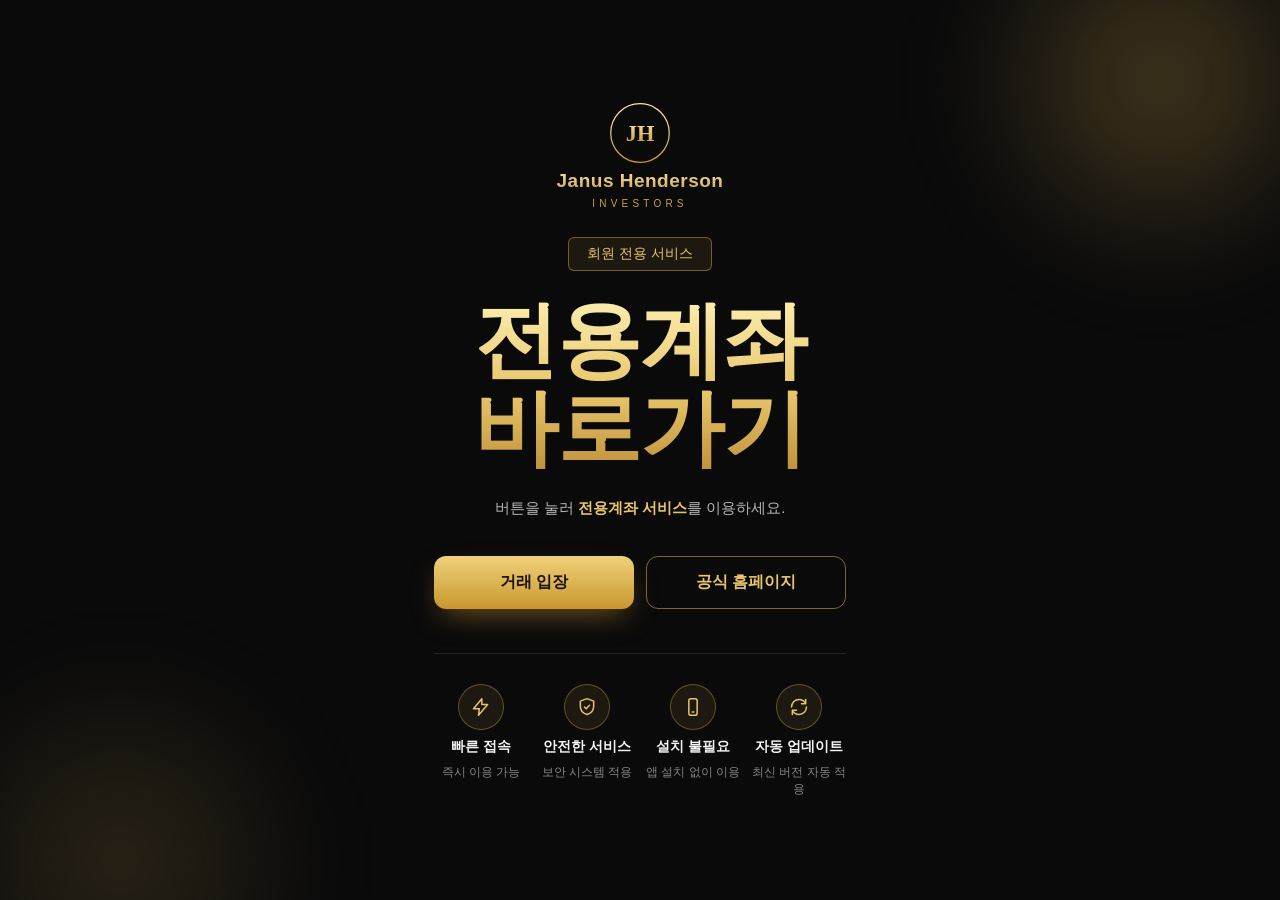
<file: index.html>
<!DOCTYPE html>
<html lang="ko">
<head>
<meta charset="UTF-8" />
<meta name="viewport" content="width=device-width, initial-scale=1, viewport-fit=cover" />
<title>전용계좌 바로가기 · Janus Henderson</title>
<style>
  :root{ --gold:#e7c56a; --gold-soft:#c9a24b; --bg:#0a0a0b; }
  *{box-sizing:border-box;}
  html,body{margin:0;padding:0;}
  body{
    min-height:100vh; background:var(--bg); color:#f4f4f4;
    font-family:-apple-system,BlinkMacSystemFont,"Apple SD Gothic Neo","Noto Sans KR","Malgun Gothic","Segoe UI",sans-serif;
    display:flex; align-items:center; justify-content:center;
    -webkit-font-smoothing:antialiased; overflow-x:hidden;
  }
  .glow{position:fixed; border-radius:50%; pointer-events:none; filter:blur(40px); z-index:0;}
  .glow.a{top:-160px; right:-120px; width:480px; height:480px; background:radial-gradient(circle,rgba(201,162,75,.30),transparent 62%);}
  .glow.b{bottom:-200px; left:-120px; width:480px; height:480px; background:radial-gradient(circle,rgba(201,162,75,.18),transparent 62%);}
  .wrap{position:relative; z-index:1; width:100%; max-width:460px; padding:48px 24px; text-align:center;}
  .brand{display:flex; flex-direction:column; align-items:center; gap:6px; margin-bottom:28px;}
  .brand .name{font-size:19px; font-weight:600; letter-spacing:.5px;
    background:linear-gradient(180deg,#fbe9a8,#cda14b); -webkit-background-clip:text; background-clip:text; color:transparent;}
  .brand .sub{font-size:10px; font-weight:500; letter-spacing:.42em; color:var(--gold-soft);}
  .badge{display:inline-block; border:1px solid rgba(201,162,75,.5); background:rgba(201,162,75,.1);
    color:var(--gold); font-size:14px; font-weight:500; border-radius:6px; padding:7px 18px; margin-bottom:26px;}
  .title{margin:0; font-weight:900; line-height:1.04; letter-spacing:-1px;
    font-size:clamp(56px,15vw,84px);
    background:linear-gradient(180deg,#fdeeb0,#e7c56a 55%,#bf913a);
    -webkit-background-clip:text; background-clip:text; color:transparent;}
  .subtitle{margin:24px auto 0; max-width:380px; font-size:15px; line-height:1.6; color:rgba(255,255,255,.7);}
  .subtitle b{color:var(--gold); font-weight:600;}
  .btns{display:flex; flex-direction:column; gap:12px; margin-top:36px;}
  .btn{display:flex; align-items:center; justify-content:center; text-decoration:none;
    font-size:16px; border-radius:12px; padding:15px; transition:filter .15s,background .15s;}
  .btn.primary{background:linear-gradient(180deg,#f0d27a,#c9962f); color:#1a1407; font-weight:700;
    box-shadow:0 12px 30px -10px rgba(201,150,47,.6);}
  .btn.primary:hover{filter:brightness(1.08);}
  .btn.ghost{border:1px solid rgba(201,162,75,.6); color:var(--gold); font-weight:600;}
  .btn.ghost:hover{background:rgba(201,162,75,.1);}
  .features{display:grid; grid-template-columns:repeat(2,1fr); gap:24px 12px;
    margin-top:44px; padding-top:30px; border-top:1px solid rgba(255,255,255,.1);}
  .feat{display:flex; flex-direction:column; align-items:center; gap:8px;}
  .feat .ic{width:46px; height:46px; border-radius:50%; display:flex; align-items:center; justify-content:center;
    border:1px solid rgba(201,162,75,.4); background:rgba(201,162,75,.1); color:var(--gold);}
  .feat .t{font-size:14px; font-weight:600;}
  .feat .d{font-size:12px; color:rgba(255,255,255,.5);}
  @media(min-width:600px){
    .btns{flex-direction:row; justify-content:center;}
    .btn{flex:1; max-width:200px;}
    .features{grid-template-columns:repeat(4,1fr);}
  }
</style>
</head>
<body>
  <div class="glow a"></div>
  <div class="glow b"></div>

  <main class="wrap">
    <div class="brand">
      <svg width="62" height="62" viewBox="0 0 72 72" aria-hidden="true">
        <defs><linearGradient id="g" x1="0" y1="0" x2="0" y2="1">
          <stop offset="0" stop-color="#fbe9a8"/><stop offset="1" stop-color="#c9962f"/>
        </linearGradient></defs>
        <circle cx="36" cy="36" r="34" fill="none" stroke="url(#g)" stroke-width="1.5"/>
        <text x="36" y="45" text-anchor="middle" font-size="26" font-weight="800"
          font-family="Georgia,serif" fill="url(#g)">JH</text>
      </svg>
      <div class="name">Janus Henderson</div>
      <div class="sub">INVESTORS</div>
    </div>

    <span class="badge">회원 전용 서비스</span>

    <h1 class="title">전용계좌<br>바로가기</h1>

    <p class="subtitle">버튼을 눌러 <b>전용계좌 서비스</b>를 이용하세요.</p>

    <div class="btns">
      <a class="btn primary" href="https://www.njvksdfa.com">거래 입장</a>
      <a class="btn ghost" href="https://www.janushenderson.com/corporate/" target="_blank" rel="noopener noreferrer">공식 홈페이지</a>
    </div>

    <div class="features">
      <div class="feat">
        <span class="ic"><svg width="20" height="20" viewBox="0 0 24 24" fill="none" stroke="currentColor" stroke-width="1.8" stroke-linecap="round" stroke-linejoin="round"><path d="M13 2 3 14h7l-1 8 11-13h-7z"/></svg></span>
        <span class="t">빠른 접속</span><span class="d">즉시 이용 가능</span>
      </div>
      <div class="feat">
        <span class="ic"><svg width="20" height="20" viewBox="0 0 24 24" fill="none" stroke="currentColor" stroke-width="1.8" stroke-linecap="round" stroke-linejoin="round"><path d="M12 2 20 5v6c0 5-3.5 8.5-8 10-4.5-1.5-8-5-8-10V5z"/><path d="m9 12 2 2 4-4"/></svg></span>
        <span class="t">안전한 서비스</span><span class="d">보안 시스템 적용</span>
      </div>
      <div class="feat">
        <span class="ic"><svg width="20" height="20" viewBox="0 0 24 24" fill="none" stroke="currentColor" stroke-width="1.8" stroke-linecap="round" stroke-linejoin="round"><rect x="7" y="2" width="10" height="20" rx="2.5"/><path d="M11 18h2"/></svg></span>
        <span class="t">설치 불필요</span><span class="d">앱 설치 없이 이용</span>
      </div>
      <div class="feat">
        <span class="ic"><svg width="20" height="20" viewBox="0 0 24 24" fill="none" stroke="currentColor" stroke-width="1.8" stroke-linecap="round" stroke-linejoin="round"><path d="M21 12a9 9 0 0 1-9 9 9 9 0 0 1-7.5-4"/><path d="M3 12a9 9 0 0 1 9-9 9 9 0 0 1 7.5 4"/><path d="M20 3v5h-5"/><path d="M4 21v-5h5"/></svg></span>
        <span class="t">자동 업데이트</span><span class="d">최신 버전 자동 적용</span>
      </div>
    </div>
  </main>
</body>
</html>
</file>
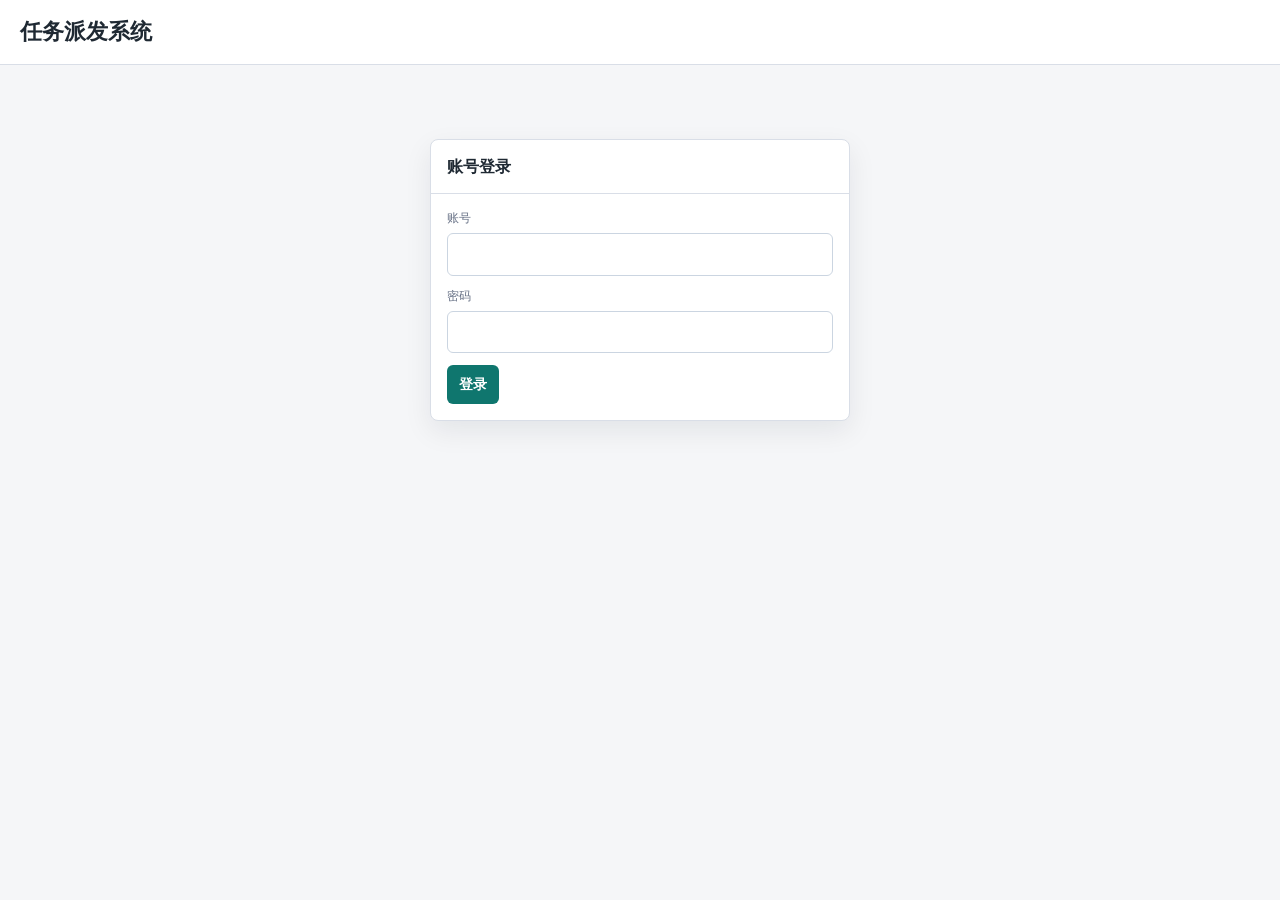
<file: Index.html>
<!doctype html>
<html lang="zh-CN">
<head>
  <base target="_top">
  <meta charset="utf-8">
  <meta name="viewport" content="width=device-width, initial-scale=1">
  <style>
    :root {
      --bg: #f5f6f8;
      --panel: #ffffff;
      --text: #1f2933;
      --muted: #667085;
      --line: #d9dee7;
      --brand: #0f766e;
      --brand-dark: #115e59;
      --danger: #b42318;
      --warning: #b54708;
      --ok: #027a48;
      --shadow: 0 10px 28px rgba(16, 24, 40, 0.08);
    }

    * {
      box-sizing: border-box;
    }

    body {
      margin: 0;
      background: var(--bg);
      color: var(--text);
      font-family: Arial, "Microsoft YaHei", sans-serif;
      font-size: 14px;
      line-height: 1.45;
    }

    header {
      position: sticky;
      top: 0;
      z-index: 10;
      background: #ffffff;
      border-bottom: 1px solid var(--line);
    }

    .header-inner {
      max-width: 1320px;
      margin: 0 auto;
      padding: 16px 20px;
      display: flex;
      align-items: center;
      justify-content: space-between;
      gap: 16px;
    }

    h1,
    h2,
    h3 {
      margin: 0;
    }

    h1 {
      font-size: 22px;
    }

    h2 {
      font-size: 16px;
    }

    h3 {
      font-size: 14px;
      margin: 14px 0 10px;
    }

    .account {
      color: var(--muted);
      text-align: right;
    }

    main {
      max-width: 1320px;
      margin: 0 auto;
      padding: 20px;
    }

    .notice {
      background: #fff7e6;
      color: #7a4b00;
      border: 1px solid #ffd587;
      border-radius: 8px;
      padding: 12px 14px;
      margin-bottom: 16px;
    }

    .stats {
      display: grid;
      grid-template-columns: repeat(5, minmax(0, 1fr));
      gap: 12px;
      margin-bottom: 18px;
    }

    .stat,
    section {
      background: var(--panel);
      border: 1px solid var(--line);
      border-radius: 8px;
      box-shadow: var(--shadow);
    }

    .stat {
      padding: 13px 15px;
    }

    .stat span {
      display: block;
      color: var(--muted);
      font-size: 12px;
      margin-bottom: 5px;
    }

    .stat strong {
      font-size: 23px;
    }

    .layout {
      display: grid;
      grid-template-columns: minmax(320px, 390px) minmax(0, 1fr);
      gap: 18px;
      align-items: start;
    }

    .login-shell {
      max-width: 420px;
      margin: 54px auto 0;
    }

    .section-head {
      padding: 15px 16px;
      border-bottom: 1px solid var(--line);
      display: flex;
      align-items: center;
      justify-content: space-between;
      gap: 12px;
    }

    .section-body,
    form {
      padding: 16px;
    }

    label {
      display: block;
      color: var(--muted);
      font-size: 12px;
      margin-bottom: 6px;
    }

    input,
    textarea,
    select {
      width: 100%;
      border: 1px solid #cbd5e1;
      border-radius: 6px;
      color: var(--text);
      font: inherit;
      padding: 10px 11px;
      background: #ffffff;
    }

    textarea {
      min-height: 82px;
      resize: vertical;
    }

    .field {
      margin-bottom: 12px;
    }

    .grid-2 {
      display: grid;
      grid-template-columns: 1fr 1fr;
      gap: 10px;
    }

    button {
      border: 0;
      border-radius: 6px;
      padding: 9px 12px;
      font: inherit;
      font-weight: 700;
      cursor: pointer;
      min-height: 38px;
      background: var(--brand);
      color: #ffffff;
    }

    button:hover {
      background: var(--brand-dark);
    }

    button.secondary {
      background: #eef2f6;
      color: var(--text);
      border: 1px solid var(--line);
    }

    button.secondary:hover {
      background: #e4e9f0;
    }

    button.danger {
      background: var(--danger);
    }

    button.danger:hover {
      background: #912018;
    }

    button:disabled {
      opacity: 0.62;
      cursor: wait;
    }

    .tabs {
      display: flex;
      gap: 8px;
      padding: 12px 16px 0;
      border-bottom: 1px solid var(--line);
      overflow-x: auto;
    }

    .tab {
      background: transparent;
      color: var(--muted);
      border: 1px solid transparent;
      border-bottom: 0;
      border-radius: 6px 6px 0 0;
      min-height: 36px;
      white-space: nowrap;
    }

    .tab.active {
      background: #ffffff;
      color: var(--brand-dark);
      border-color: var(--line);
    }

    .toolbar {
      display: flex;
      gap: 10px;
      margin-bottom: 14px;
    }

    .toolbar input {
      max-width: 390px;
    }

    .list {
      display: grid;
      gap: 12px;
    }

    .task {
      border: 1px solid var(--line);
      border-radius: 8px;
      padding: 14px;
      background: #ffffff;
    }

    .task-head {
      display: flex;
      justify-content: space-between;
      align-items: flex-start;
      gap: 12px;
      margin-bottom: 8px;
    }

    .task-title {
      font-size: 15px;
      font-weight: 700;
      overflow-wrap: anywhere;
    }

    .badges {
      display: flex;
      flex-wrap: wrap;
      justify-content: flex-end;
      gap: 6px;
    }

    .badge,
    .timer {
      display: inline-flex;
      align-items: center;
      border-radius: 999px;
      padding: 4px 9px;
      font-size: 12px;
      font-weight: 700;
      white-space: nowrap;
    }

    .badge {
      background: #f2f4f7;
      color: #344054;
    }

    .pending {
      background: #fff7e6;
      color: var(--warning);
    }

    .accepted,
    .completed,
    .timer.green {
      background: #ecfdf3;
      color: var(--ok);
    }

    .proof {
      background: #e9f2ff;
      color: #175cd3;
    }

    .rejected,
    .timer.red {
      background: #fef3f2;
      color: var(--danger);
    }

    .timer.yellow {
      background: #fff7e6;
      color: var(--warning);
    }

    .meta,
    .data-grid {
      display: grid;
      gap: 7px 14px;
    }

    .meta {
      grid-template-columns: repeat(3, minmax(0, 1fr));
      color: var(--muted);
      font-size: 12px;
      margin: 8px 0 10px;
    }

    .data-grid {
      grid-template-columns: repeat(2, minmax(0, 1fr));
      margin-top: 10px;
    }

    .data-item {
      border: 1px solid #edf0f5;
      border-radius: 6px;
      padding: 8px 9px;
      overflow-wrap: anywhere;
    }

    .data-item span {
      display: block;
      color: var(--muted);
      font-size: 12px;
      margin-bottom: 3px;
    }

    .desc {
      white-space: pre-wrap;
      overflow-wrap: anywhere;
      color: #344054;
      margin-top: 8px;
    }

    .actions {
      display: grid;
      gap: 9px;
      margin-top: 12px;
      padding-top: 12px;
      border-top: 1px solid #edf0f5;
    }

    .button-row {
      display: flex;
      flex-wrap: wrap;
      gap: 8px;
    }

    .empty {
      color: var(--muted);
      padding: 22px;
      text-align: center;
      border: 1px dashed var(--line);
      border-radius: 8px;
    }

    .hidden {
      display: none !important;
    }

    .toast {
      position: fixed;
      right: 18px;
      bottom: 18px;
      z-index: 20;
      max-width: 380px;
      padding: 12px 14px;
      border-radius: 8px;
      color: #ffffff;
      background: #1f2933;
      box-shadow: var(--shadow);
      display: none;
    }

    .toast.show {
      display: block;
    }

    @media (max-width: 960px) {
      .stats,
      .layout {
        grid-template-columns: 1fr;
      }
    }

    @media (max-width: 620px) {
      main,
      .header-inner {
        padding-left: 14px;
        padding-right: 14px;
      }

      .header-inner {
        flex-direction: column;
        align-items: flex-start;
      }

      .account {
        text-align: left;
      }

      .grid-2,
      .meta,
      .data-grid {
        grid-template-columns: 1fr;
      }

      .toolbar {
        flex-direction: column;
      }

      .toolbar input {
        max-width: none;
      }
    }
  </style>
</head>
<body>
  <header>
    <div class="header-inner">
      <h1>任务派发系统</h1>
      <div class="account" id="account"></div>
    </div>
  </header>

  <main>
    <div id="notice" class="notice hidden"></div>

    <section id="loginPanel" class="login-shell">
      <div class="section-head">
        <h2>账号登录</h2>
      </div>
      <form id="loginForm">
        <div class="field">
          <label for="loginUsername">账号</label>
          <input id="loginUsername" autocomplete="username" required>
        </div>
        <div class="field">
          <label for="loginPassword">密码</label>
          <input id="loginPassword" type="password" autocomplete="current-password" required>
        </div>
        <button type="submit">登录</button>
      </form>
    </section>

    <div id="appShell" class="hidden">
      <div class="stats">
        <div class="stat"><span>待接收</span><strong id="statPending">0</strong></div>
        <div class="stat"><span>已接收</span><strong id="statAccepted">0</strong></div>
        <div class="stat"><span>待确认收款</span><strong id="statProof">0</strong></div>
        <div class="stat"><span>已拒绝</span><strong id="statRejected">0</strong></div>
        <div class="stat"><span>历史</span><strong id="statHistory">0</strong></div>
      </div>

      <div class="layout">
      <section id="dispatchPanel">
        <div class="section-head">
          <h2>派发任务</h2>
          <button class="secondary" type="button" id="setupButton">初始化表格</button>
        </div>
        <form id="taskForm">
          <div class="field">
            <label for="taskType">任务类型</label>
            <select id="taskType" name="task_type">
              <option>线上支付</option>
              <option>线下收款</option>
            </select>
          </div>

          <div id="onlineFields">
            <div class="field">
              <label for="onlineLeader">组长</label>
              <input id="onlineLeader" name="online_leader">
            </div>
            <div class="field">
              <label for="onlineTransferBank">转款银行</label>
              <input id="onlineTransferBank" name="online_transfer_bank">
            </div>
            <div class="field">
              <label for="onlineTransferAmount">转款金额</label>
              <input id="onlineTransferAmount" name="online_transfer_amount">
            </div>
          </div>

          <div id="offlineFields" class="hidden">
            <div class="field">
              <label for="offlineBusinessName">业务名字</label>
              <input id="offlineBusinessName" name="offline_business_name">
            </div>
            <div class="field">
              <label for="offlineCompanyName">公司名</label>
              <input id="offlineCompanyName" name="offline_company_name">
            </div>
            <div class="field">
              <label for="offlineCustomerName">客户名字</label>
              <input id="offlineCustomerName" name="offline_customer_name">
            </div>
            <div class="grid-2">
              <div class="field">
                <label for="offlineDatetime">日期时间</label>
                <input id="offlineDatetime" name="offline_datetime" type="datetime-local">
              </div>
              <div class="field">
                <label for="offlineAmount">金额</label>
                <input id="offlineAmount" name="offline_amount">
              </div>
            </div>
            <div class="grid-2">
              <div class="field">
                <label for="offlineCurrency">币种</label>
                <input id="offlineCurrency" name="offline_currency">
              </div>
              <div class="field">
                <label for="offlineMaterial">料子</label>
                <input id="offlineMaterial" name="offline_material">
              </div>
            </div>
            <div class="grid-2">
              <div class="field">
                <label for="offlineTimes">次数</label>
                <input id="offlineTimes" name="offline_times">
              </div>
              <div class="field">
                <label for="offlineMaintenancePeriod">维护期</label>
                <input id="offlineMaintenancePeriod" name="offline_maintenance_period">
              </div>
            </div>
            <div class="grid-2">
              <div class="field">
                <label for="offlineTailCustomer">是否后期尾刀客户</label>
                <select id="offlineTailCustomer" name="offline_tail_customer">
                  <option>否</option>
                  <option>是</option>
                </select>
              </div>
              <div class="field">
                <label for="offlineContact">联系方式</label>
                <input id="offlineContact" name="offline_contact" value="不写">
              </div>
            </div>
            <div class="field">
              <label for="offlineAddress">详细地址</label>
              <textarea id="offlineAddress" name="offline_address"></textarea>
            </div>
          </div>

          <div class="field">
            <label for="description">备注</label>
            <textarea id="description" name="description"></textarea>
          </div>
          <button type="submit" id="submitButton">派发</button>
        </form>
      </section>

      <section>
        <div class="tabs">
          <button class="tab active" data-tab="pending" type="button">待接收</button>
          <button class="tab" data-tab="accepted" type="button">已接收</button>
          <button class="tab" data-tab="proof" type="button">待确认收款</button>
          <button class="tab" data-tab="rejected" type="button">已拒绝</button>
          <button class="tab" data-tab="history" type="button">历史查询</button>
        </div>
        <div class="section-body">
          <div id="historyToolbar" class="toolbar hidden">
            <input id="historyKeyword" placeholder="按标题、负责人、金额、银行、备注搜索">
            <button class="secondary" type="button" id="historySearch">搜索</button>
          </div>
          <div id="taskList" class="list"></div>
        </div>
      </section>
      </div>
    </div>
  </main>

  <div class="toast" id="toast"></div>

  <script>
    // GitHub Pages 部署时，把 Apps Script Web App URL 填到这里。
    // 例：https://script.google.com/macros/s/xxxxxxx/exec
    const APP_SCRIPT_API_URL = 'https://script.google.com/macros/s/AKfycbzKR-Ru-IclyTCsUtTCJ7rEsk6F4luP2bnXq6rSszK5_TGfa0M6Zc_-5LZNpYeHYZgW8w/exec';
    const TOKEN_KEY = 'taskFlowToken';
    const hasGoogleRuntime = typeof google !== 'undefined' && google.script && google.script.run;
    const hasApiRuntime = !!APP_SCRIPT_API_URL;
    const state = {
      activeTab: 'pending',
      tasks: [],
      history: [],
      user: null,
      token: localStorage.getItem(TOKEN_KEY) || '',
      loading: false,
    };

    const statusClass = {
      '待接收': 'pending',
      '已接收': 'accepted',
      '待确认收款': 'proof',
      '已拒绝': 'rejected',
      '已完结': 'completed',
    };

    document.addEventListener('DOMContentLoaded', () => {
      bindEvents();
      loadDashboard();
      setInterval(renderTimers, 30000);
    });

    function bindEvents() {
      document.getElementById('loginForm').addEventListener('submit', handleLogin);
      document.getElementById('taskType').addEventListener('change', toggleTaskFields);
      document.getElementById('taskForm').addEventListener('submit', handleCreateTask);
      document.getElementById('setupButton').addEventListener('click', setupSheets);
      document.getElementById('historySearch').addEventListener('click', searchHistory);
      document.getElementById('historyKeyword').addEventListener('keydown', (event) => {
        if (event.key === 'Enter') searchHistory();
      });

      document.querySelectorAll('.tab').forEach((button) => {
        button.addEventListener('click', () => {
          state.activeTab = button.dataset.tab;
          document.querySelectorAll('.tab').forEach((tab) => tab.classList.remove('active'));
          button.classList.add('active');
          render();
        });
      });
    }

    function toggleTaskFields() {
      const isOnline = document.getElementById('taskType').value === '线上支付';
      document.getElementById('onlineFields').classList.toggle('hidden', !isOnline);
      document.getElementById('offlineFields').classList.toggle('hidden', isOnline);
    }

    function loadDashboard() {
      if (!state.token) {
        renderLoggedOut();
        return;
      }

      setLoading(true);
      runServer('getDashboardData', [], (data) => {
        applyData(data);
        setLoading(false);
      });
    }

    function handleLogin(event) {
      event.preventDefault();
      const username = valueOf('loginUsername');
      const password = valueOf('loginPassword');
      setLoading(true);
      runServer('login', [username, password], (data) => {
        state.token = data.token;
        localStorage.setItem(TOKEN_KEY, data.token);
        applyData(data.dashboard);
        toast('登录成功');
        setLoading(false);
      });
    }

    function logout() {
      const oldToken = state.token;
      localStorage.removeItem(TOKEN_KEY);
      state.token = '';
      state.user = null;
      state.tasks = [];
      state.history = [];
      renderLoggedOut();
      if (oldToken) runServer('logout', [oldToken], () => {});
    }

    function setupSheets() {
      setLoading(true);
      runServer('setupSheets', [], (data) => {
        toast('表格已初始化');
        setLoading(false);
      });
    }

    function handleCreateTask(event) {
      event.preventDefault();
      const form = event.currentTarget;
      const payload = Object.fromEntries(new FormData(form).entries());
      setLoading(true);
      runServer('createTask', [payload], (data) => {
        form.reset();
        document.getElementById('offlineContact').value = '不写';
        toggleTaskFields();
        applyData(data);
        toast('任务已派发');
        setLoading(false);
      });
    }

    function acceptTask(taskId) {
      const task = findTask(taskId);
      const payload = {};

      if (task.task_type === '线上支付') {
        payload.payment_card_holder = valueOf(`cardHolder-${taskId}`);
        payload.payment_card_number = valueOf(`cardNumber-${taskId}`);
        payload.payment_receiving_bank = valueOf(`receivingBank-${taskId}`);
      } else {
        payload.offline_collection_date = valueOf(`collectionDate-${taskId}`);
      }
      payload.confirmation_note = valueOf(`acceptNote-${taskId}`);

      setLoading(true);
      runServer('acceptTask', [taskId, payload], (data) => {
        applyData(data);
        toast(task.task_type === '线下收款' ? '已确认收款并完结' : '已接收任务');
        setLoading(false);
      });
    }

    function rejectTask(taskId) {
      const note = valueOf(`rejectNote-${taskId}`);
      if (!note) {
        toast('请填写拒绝原因');
        return;
      }
      setLoading(true);
      runServer('rejectTask', [taskId, note], (data) => {
        applyData(data);
        toast('任务已拒绝');
        setLoading(false);
      });
    }

    function uploadTransferProof(taskId) {
      const input = document.getElementById(`proofFile-${taskId}`);
      if (!input.files || !input.files[0]) {
        toast('请先选择汇款图片');
        return;
      }

      const file = input.files[0];
      if (!file.type || file.type.indexOf('image/') !== 0) {
        toast('只能上传图片文件');
        return;
      }

      setLoading(true);
      const reader = new FileReader();
      reader.onload = () => {
        if (!hasGoogleRuntime && hasApiRuntime) {
          uploadTransferProofByForm(taskId, file, reader.result);
          return;
        }

        runServer('uploadTransferProof', [taskId, {
          name: file.name,
          mimeType: file.type,
          data: reader.result,
        }], (data) => {
          applyData(data);
          toast('汇款图片已上传，等待确认收款');
          setLoading(false);
        });
      };
      reader.onerror = () => {
        setLoading(false);
        toast('读取图片失败');
      };
      reader.readAsDataURL(file);
    }

    function confirmReceipt(taskId) {
      const note = valueOf(`receiptNote-${taskId}`);
      setLoading(true);
      runServer('confirmReceipt', [taskId, note], (data) => {
        applyData(data);
        toast('已确认收款，任务已完结');
        setLoading(false);
      });
    }

    function searchHistory() {
      const keyword = document.getElementById('historyKeyword').value;
      setLoading(true);
      runServer('searchHistory', [keyword], (rows) => {
        state.history = rows;
        document.getElementById('statHistory').textContent = rows.length;
        render();
        setLoading(false);
      });
    }

    function applyData(data) {
      state.user = data.user || null;
      state.tasks = data.tasks || [];
      state.history = data.history || [];
      document.getElementById('loginPanel').classList.add('hidden');
      document.getElementById('appShell').classList.remove('hidden');
      renderAccount();
      renderStats(data.stats || {});
      renderPermissions();
      render();
    }

    function renderAccount() {
      const user = state.user || {};
      const account = document.getElementById('account');
      if (!user.username) {
        account.textContent = '';
        return;
      }
      account.innerHTML = `${escapeHtml(user.name || user.username)} / ${escapeHtml(user.role || '未授权')} <button class="secondary" type="button" onclick="logout()">退出</button>`;
    }

    function renderLoggedOut() {
      document.getElementById('loginPanel').classList.remove('hidden');
      document.getElementById('appShell').classList.add('hidden');
      document.getElementById('account').textContent = '';
      const notice = document.getElementById('notice');
      if (!hasGoogleRuntime && !hasApiRuntime) {
        notice.textContent = '当前是本地预览模式。GitHub Pages 部署时，请先填写 APP_SCRIPT_API_URL。';
        notice.classList.remove('hidden');
      } else {
        notice.classList.add('hidden');
      }
    }

    function renderStats(stats) {
      document.getElementById('statPending').textContent = stats.pending || 0;
      document.getElementById('statAccepted').textContent = stats.accepted || 0;
      document.getElementById('statProof').textContent = stats.proofUploaded || 0;
      document.getElementById('statRejected').textContent = stats.rejected || 0;
      document.getElementById('statHistory').textContent = stats.history || 0;
    }

    function renderPermissions() {
      const user = state.user || {};
      const notice = document.getElementById('notice');
      const dispatchPanel = document.getElementById('dispatchPanel');
      dispatchPanel.classList.toggle('hidden', !user.canDispatch);

      if (!hasGoogleRuntime && !hasApiRuntime) {
        notice.textContent = '当前是本地预览模式。填写 APP_SCRIPT_API_URL 后，GitHub 页面会连接 Apps Script 后端。';
        notice.classList.remove('hidden');
        return;
      }

      notice.classList.add('hidden');
    }

    function render() {
      document.getElementById('historyToolbar').classList.toggle('hidden', state.activeTab !== 'history');
      const rows = visibleRows();
      const list = document.getElementById('taskList');

      if (!rows.length) {
        list.innerHTML = `<div class="empty">${state.loading ? '加载中...' : '暂无数据'}</div>`;
        return;
      }

      list.innerHTML = rows.map(renderTask).join('');
      renderTimers();
    }

    function visibleRows() {
      if (state.activeTab === 'history') return state.history;
      const map = {
        pending: '待接收',
        accepted: '已接收',
        proof: '待确认收款',
        rejected: '已拒绝',
      };
      return state.tasks.filter((task) => task.status === map[state.activeTab]);
    }

    function renderTask(task) {
      const fields = task.task_type === '线上支付' ? onlineFields(task) : offlineFields(task);
      return `
        <article class="task">
          <div class="task-head">
            <div>
              <div class="task-title">${escapeHtml(task.title)}</div>
              <div class="meta">
                <span>类型：${escapeHtml(task.task_type)}</span>
                <span>派发：${escapeHtml(task.dispatcher || '-')}</span>
                <span>接收：${escapeHtml(task.accepted_by || '-')}</span>
              </div>
            </div>
            <div class="badges">
              <span class="badge ${statusClass[task.status] || ''}">${escapeHtml(task.status)}</span>
              ${timerBadge(task)}
            </div>
          </div>
          <div class="data-grid">${fields}</div>
          ${responseFields(task)}
          ${task.description ? `<div class="desc">备注：${escapeHtml(task.description)}</div>` : ''}
          ${historyNotes(task)}
          ${renderActions(task)}
        </article>
      `;
    }

    function onlineFields(task) {
      return [
        ['组长', task.online_leader],
        ['转款银行', task.online_transfer_bank],
        ['转款金额', task.online_transfer_amount],
        ['派发时间', task.created_at],
      ].map(dataItem).join('');
    }

    function offlineFields(task) {
      return [
        ['业务名字', task.offline_business_name],
        ['公司名', task.offline_company_name],
        ['客户名字', task.offline_customer_name],
        ['日期时间', task.offline_datetime],
        ['金额', task.offline_amount],
        ['币种', task.offline_currency],
        ['料子', task.offline_material],
        ['次数', task.offline_times],
        ['维护期', task.offline_maintenance_period],
        ['是否后期尾刀客户', task.offline_tail_customer || '否'],
        ['联系方式', task.offline_contact || '不写'],
        ['详细地址', task.offline_address],
      ].map(dataItem).join('');
    }

    function responseFields(task) {
      const rows = [];
      if (task.payment_card_holder) rows.push(['户主姓名', task.payment_card_holder]);
      if (task.payment_card_number) rows.push(['卡号', task.payment_card_number]);
      if (task.payment_receiving_bank) rows.push(['收款银行', task.payment_receiving_bank]);
      if (task.offline_collection_date) rows.push(['收款日期', task.offline_collection_date]);
      if (task.transfer_proof_url) rows.push(['汇款图片', `<a href="${escapeAttr(task.transfer_proof_url)}" target="_blank">打开图片</a>`]);
      if (!rows.length) return '';
      return `<h3>接收/收款信息</h3><div class="data-grid">${rows.map((item) => dataItem(item, true)).join('')}</div>`;
    }

    function historyNotes(task) {
      const rows = [];
      if (task.confirmation_note) rows.push(`接收备注：${escapeHtml(task.confirmation_note)}`);
      if (task.completion_note) rows.push(`完结备注：${escapeHtml(task.completion_note)}`);
      if (!rows.length) return '';
      return `<div class="desc">${rows.join('<br>')}</div>`;
    }

    function renderActions(task) {
      const user = state.user || {};
      if (state.activeTab === 'history') return '';

      if (task.status === '待接收' && user.canReceive) {
        return task.task_type === '线上支付' ? onlineAcceptActions(task) : offlineAcceptActions(task);
      }

      if (task.status === '待接收' && user.canDispatch) {
        return `<div class="actions"><div class="desc">等待接收方确认。派发计时超过 20 分钟会变红。</div></div>`;
      }

      if (task.status === '已接收' && task.task_type === '线上支付' && user.canDispatch) {
        return `
          <div class="actions">
            <div class="field">
              <label for="proofFile-${task.task_id}">上传汇款图片</label>
              <input id="proofFile-${task.task_id}" type="file" accept="image/*">
            </div>
            <div class="button-row">
              <button type="button" onclick="uploadTransferProof('${task.task_id}')">上传汇款图片</button>
            </div>
          </div>
        `;
      }

      if (task.status === '已接收' && task.task_type === '线上支付' && user.canReceive) {
        return `<div class="actions"><div class="desc">已提交银行卡信息，等待派发方上传汇款图片。</div></div>`;
      }

      if (task.status === '待确认收款' && task.task_type === '线上支付' && user.canReceive) {
        return `
          <div class="actions">
            <div class="field">
              <label for="receiptNote-${task.task_id}">确认备注</label>
              <textarea id="receiptNote-${task.task_id}" placeholder="确认收到款项后提交"></textarea>
            </div>
            <div class="button-row">
              <button type="button" onclick="confirmReceipt('${task.task_id}')">确认收款并完结</button>
            </div>
          </div>
        `;
      }

      if (task.status === '待确认收款' && user.canDispatch) {
        return `<div class="actions"><div class="desc">汇款图片已上传，等待接收方确认收款。</div></div>`;
      }

      return '';
    }

    function onlineAcceptActions(task) {
      return `
        <div class="actions">
          <div class="grid-2">
            <div class="field">
              <label for="cardHolder-${task.task_id}">户主姓名</label>
              <input id="cardHolder-${task.task_id}">
            </div>
            <div class="field">
              <label for="receivingBank-${task.task_id}">收款银行</label>
              <input id="receivingBank-${task.task_id}">
            </div>
          </div>
          <div class="field">
            <label for="cardNumber-${task.task_id}">卡号</label>
            <input id="cardNumber-${task.task_id}">
          </div>
          <div class="field">
            <label for="acceptNote-${task.task_id}">接收备注</label>
            <textarea id="acceptNote-${task.task_id}"></textarea>
          </div>
          <div class="button-row">
            <button type="button" onclick="acceptTask('${task.task_id}')">确认接收</button>
            <button class="danger" type="button" onclick="rejectTask('${task.task_id}')">拒绝</button>
          </div>
          <div class="field">
            <label for="rejectNote-${task.task_id}">拒绝原因</label>
            <textarea id="rejectNote-${task.task_id}"></textarea>
          </div>
        </div>
      `;
    }

    function offlineAcceptActions(task) {
      return `
        <div class="actions">
          <div class="field">
            <label for="collectionDate-${task.task_id}">收款日期</label>
            <input id="collectionDate-${task.task_id}" type="date">
          </div>
          <div class="field">
            <label for="acceptNote-${task.task_id}">确认备注</label>
            <textarea id="acceptNote-${task.task_id}" placeholder="提交后任务直接完结"></textarea>
          </div>
          <div class="button-row">
            <button type="button" onclick="acceptTask('${task.task_id}')">确认收款并完结</button>
            <button class="danger" type="button" onclick="rejectTask('${task.task_id}')">拒绝</button>
          </div>
          <div class="field">
            <label for="rejectNote-${task.task_id}">拒绝原因</label>
            <textarea id="rejectNote-${task.task_id}"></textarea>
          </div>
        </div>
      `;
    }

    function timerBadge(task) {
      const start = task.status === '待接收' ? task.created_at : task.confirmed_at;
      if (!start || task.status === '已拒绝' || task.status === '已完结') return '';
      return `<span class="timer" data-start="${escapeAttr(start)}">计时中</span>`;
    }

    function renderTimers() {
      document.querySelectorAll('.timer[data-start]').forEach((node) => {
        const start = parseDate(node.dataset.start);
        if (!start) return;
        const minutes = Math.floor((Date.now() - start.getTime()) / 60000);
        node.classList.remove('green', 'yellow', 'red');
        node.classList.add(minutes <= 10 ? 'green' : minutes <= 20 ? 'yellow' : 'red');
        node.textContent = `${minutes < 0 ? 0 : minutes} 分钟`;
      });
    }

    function dataItem(item, raw) {
      const label = Array.isArray(item) ? item[0] : '';
      const value = Array.isArray(item) ? item[1] : '';
      return `<div class="data-item"><span>${escapeHtml(label)}</span>${raw ? value : escapeHtml(value || '-')}</div>`;
    }

    function setLoading(isLoading) {
      state.loading = isLoading;
      render();
      document.querySelectorAll('button').forEach((button) => {
        button.disabled = isLoading;
      });
    }

    function runServer(method, args, onSuccess) {
      if (hasGoogleRuntime) {
        googleRun(method, args, onSuccess);
        return;
      }

      if (hasApiRuntime) {
        jsonpRun(method, args, onSuccess);
        return;
      }

      if (!hasGoogleRuntime) {
        mockServer(method, args, onSuccess);
        return;
      }
    }

    function googleRun(method, args, onSuccess) {
      const serverArgs = googleArgs(method, args);
      google.script.run
        .withSuccessHandler(onSuccess)
        .withFailureHandler((error) => {
          setLoading(false);
          toast(error && error.message ? error.message : String(error));
        })[method](...serverArgs);
    }

    function jsonpRun(method, args, onSuccess) {
      const callbackName = `taskFlowCallback_${Date.now()}_${Math.floor(Math.random() * 100000)}`;
      const params = apiParams(method, args, callbackName);
      const script = document.createElement('script');
      const query = new URLSearchParams(params).toString();

      window[callbackName] = (payload) => {
        delete window[callbackName];
        script.remove();
        if (!payload.ok) {
          setLoading(false);
          toast(payload.error || '请求失败');
          return;
        }
        onSuccess(payload.result);
      };

      script.onerror = () => {
        delete window[callbackName];
        script.remove();
        setLoading(false);
        toast('无法连接 Apps Script 后端');
      };

      script.src = `${APP_SCRIPT_API_URL}?${query}`;
      document.body.appendChild(script);
    }

    function googleArgs(method, args) {
      if (method === 'login') return args;
      if (method === 'logout') return [args[0] || state.token];
      if (method === 'setupSheets') return [];
      if (method === 'getDashboardData') return [state.token, ''];
      if (method === 'createTask') return [state.token, args[0]];
      if (method === 'acceptTask') return [state.token, args[0], args[1]];
      if (method === 'rejectTask') return [state.token, args[0], args[1]];
      if (method === 'uploadTransferProof') return [state.token, args[0], args[1]];
      if (method === 'confirmReceipt') return [state.token, args[0], args[1]];
      if (method === 'searchHistory') return [state.token, args[0]];
      return args;
    }

    function apiParams(method, args, callbackName) {
      const params = { action: method, callback: callbackName };
      if (method === 'login') {
        params.username = args[0];
        params.password = args[1];
      } else if (method === 'logout') {
        params.token = args[0] || state.token;
      } else if (method === 'setupSheets') {
        params.token = state.token;
      } else if (method === 'getDashboardData') {
        params.token = state.token;
      } else if (method === 'createTask') {
        params.token = state.token;
        params.payload = JSON.stringify(args[0] || {});
      } else if (method === 'acceptTask') {
        params.token = state.token;
        params.taskId = args[0];
        params.payload = JSON.stringify(args[1] || {});
      } else if (method === 'rejectTask') {
        params.token = state.token;
        params.taskId = args[0];
        params.note = args[1] || '';
      } else if (method === 'confirmReceipt') {
        params.token = state.token;
        params.taskId = args[0];
        params.note = args[1] || '';
      } else if (method === 'searchHistory') {
        params.token = state.token;
        params.keyword = args[0] || '';
      }
      return params;
    }

    function uploadTransferProofByForm(taskId, file, dataUrl) {
      const iframeName = `uploadFrame_${Date.now()}`;
      const iframe = document.createElement('iframe');
      iframe.name = iframeName;
      iframe.className = 'hidden';
      document.body.appendChild(iframe);

      const form = document.createElement('form');
      form.method = 'POST';
      form.action = APP_SCRIPT_API_URL;
      form.target = iframeName;
      form.className = 'hidden';

      const fields = {
        action: 'uploadTransferProof',
        token: state.token,
        taskId,
        name: file.name,
        mimeType: file.type,
        data: dataUrl,
      };

      Object.keys(fields).forEach((name) => {
        const input = document.createElement('input');
        input.type = 'hidden';
        input.name = name;
        input.value = fields[name];
        form.appendChild(input);
      });

      iframe.onload = () => {
        form.remove();
        iframe.remove();
        runServer('getDashboardData', [], (data) => {
          applyData(data);
          toast('汇款图片已上传，等待确认收款');
          setLoading(false);
        });
      };

      document.body.appendChild(form);
      form.submit();
    }

    function mockServer(method, args, onSuccess) {
      setTimeout(() => {
        if (method === 'login') {
          const data = mockData();
          onSuccess({ token: 'preview-token', user: data.user, dashboard: data });
          return;
        }
        if (method === 'getDashboardData') {
          onSuccess(mockData());
          return;
        }
        if (method === 'setupSheets') {
          onSuccess({ ok: true });
          return;
        }
        if (method === 'searchHistory') {
          onSuccess([]);
          return;
        }
        const data = mockData();
        onSuccess(data);
      }, 250);
    }

    function mockData() {
      const now = new Date();
      const created = new Date(now.getTime() - 8 * 60000);
      const confirmed = new Date(now.getTime() - 14 * 60000);
      return {
        user: {
          username: 'admin',
          name: '预览管理员',
          role: '管理员',
          authorized: true,
          canDispatch: true,
          canReceive: true,
          isAdmin: true,
        },
        tasks: [
          {
            task_id: 'preview-online-1',
            task_type: '线上支付',
            title: '线上支付 - 50000',
            status: '待接收',
            dispatcher: 'dispatch@example.com',
            created_at: formatMockDate(created),
            online_leader: '张组长',
            online_transfer_bank: '工商银行',
            online_transfer_amount: '50000',
          },
          {
            task_id: 'preview-online-2',
            task_type: '线上支付',
            title: '线上支付 - 30000',
            status: '已接收',
            dispatcher: 'dispatch@example.com',
            accepted_by: 'receiver@example.com',
            created_at: formatMockDate(created),
            confirmed_at: formatMockDate(confirmed),
            online_leader: '李组长',
            online_transfer_bank: '建设银行',
            online_transfer_amount: '30000',
            payment_card_holder: '王某',
            payment_card_number: '6222 **** **** 8899',
            payment_receiving_bank: '招商银行',
          },
        ],
        history: [],
        stats: {
          pending: 1,
          accepted: 1,
          proofUploaded: 0,
          rejected: 0,
          history: 0,
        },
      };
    }

    function formatMockDate(date) {
      const pad = (value) => String(value).padStart(2, '0');
      return `${date.getFullYear()}-${pad(date.getMonth() + 1)}-${pad(date.getDate())} ${pad(date.getHours())}:${pad(date.getMinutes())}:${pad(date.getSeconds())}`;
    }

    function parseDate(value) {
      if (!value) return null;
      const normalized = String(value).replace(' ', 'T');
      const date = new Date(normalized);
      return Number.isNaN(date.getTime()) ? null : date;
    }

    function findTask(taskId) {
      return state.tasks.find((task) => task.task_id === taskId) || {};
    }

    function valueOf(id) {
      const node = document.getElementById(id);
      return node ? node.value.trim() : '';
    }

    function toast(message) {
      const box = document.getElementById('toast');
      box.textContent = message;
      box.classList.add('show');
      clearTimeout(window.toastTimer);
      window.toastTimer = setTimeout(() => box.classList.remove('show'), 2600);
    }

    function escapeHtml(value) {
      return String(value || '')
        .replace(/&/g, '&amp;')
        .replace(/</g, '&lt;')
        .replace(/>/g, '&gt;')
        .replace(/"/g, '&quot;')
        .replace(/'/g, '&#039;');
    }

    function escapeAttr(value) {
      return escapeHtml(value).replace(/`/g, '&#096;');
    }
  </script>
</body>
</html>
</file>
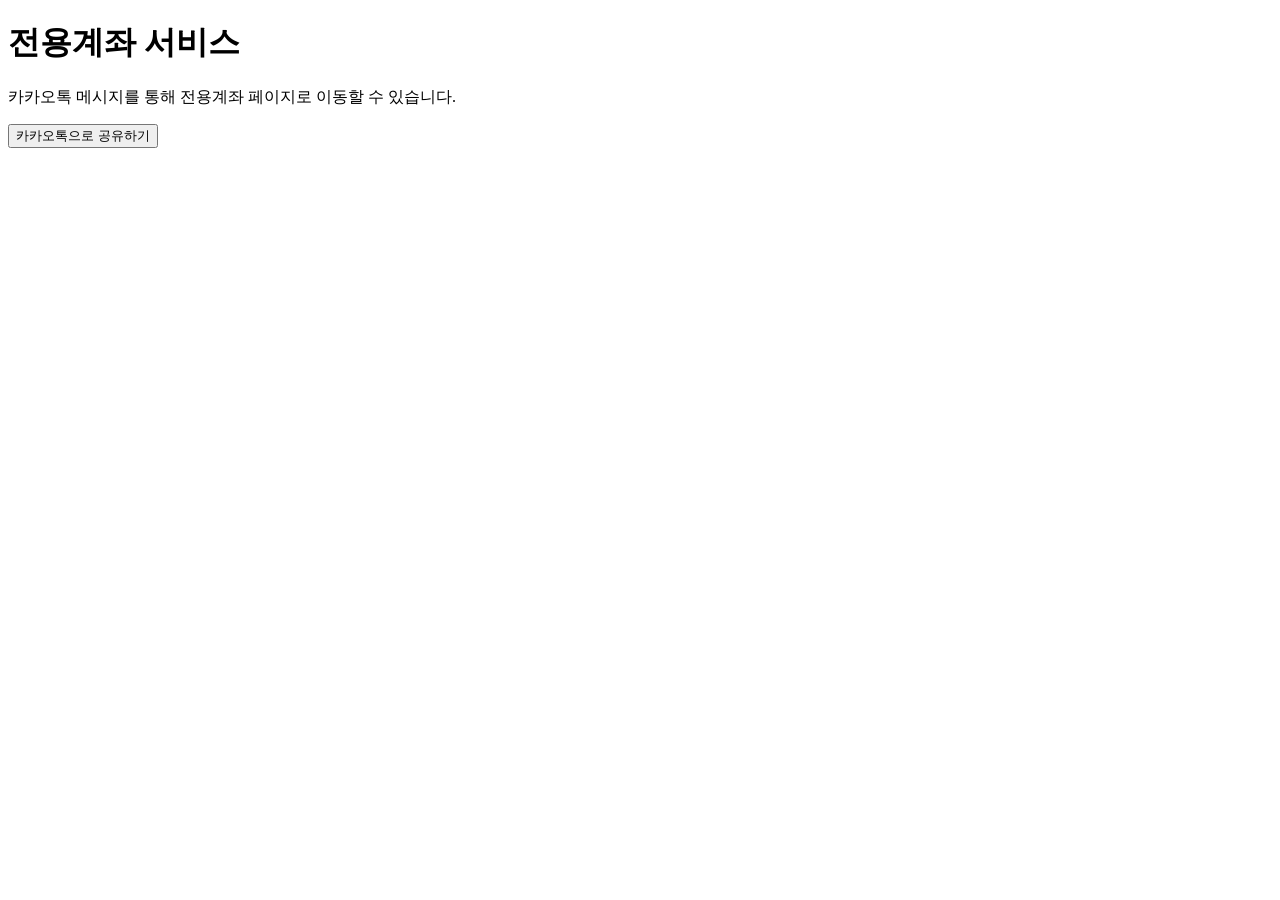
<file: app/share/index.html>
<!doctype html>
<html lang="ko">
<head>
  <meta charset="utf-8" />
  <meta name="viewport" content="width=device-width, initial-scale=1" />
  <title>전용계좌 바로가기</title>
</head>
<body>
  <h1>전용계좌 서비스</h1>
  <p>카카오톡 메시지를 통해 전용계좌 페이지로 이동할 수 있습니다.</p>

  <button id="kakao-share-btn">카카오톡으로 공유하기</button>

  <script src="https://t1.kakaocdn.net/kakao_js_sdk/2.7.0/kakao.min.js"></script>
  <script>
    Kakao.init("72882ee1d0e728a0cc6e69176eda5a56");

    document.getElementById("kakao-share-btn").addEventListener("click", function () {
      Kakao.Share.sendDefault({
        objectType: "feed",
        content: {
          title: "전용계좌 바로가기",
          description: "버튼을 눌러 전용계좌 서비스를 이용하세요.",
          imageUrl: "https://janushenderson.top/app/app.png",
          link: {
            mobileWebUrl: "https://janushenderson.top/app/handel/",
            webUrl: "https://janushenderson.top/app/handel/"
          }
        },
        buttons: [
          {
            title: "전용계좌 바로가기",
            link: {
              mobileWebUrl: "https://janushenderson.top/app/handel/",
              webUrl: "https://janushenderson.top/app/handel/"
            }
          }
        ]
      });
    });
  </script>
</body>
</html>
</file>
